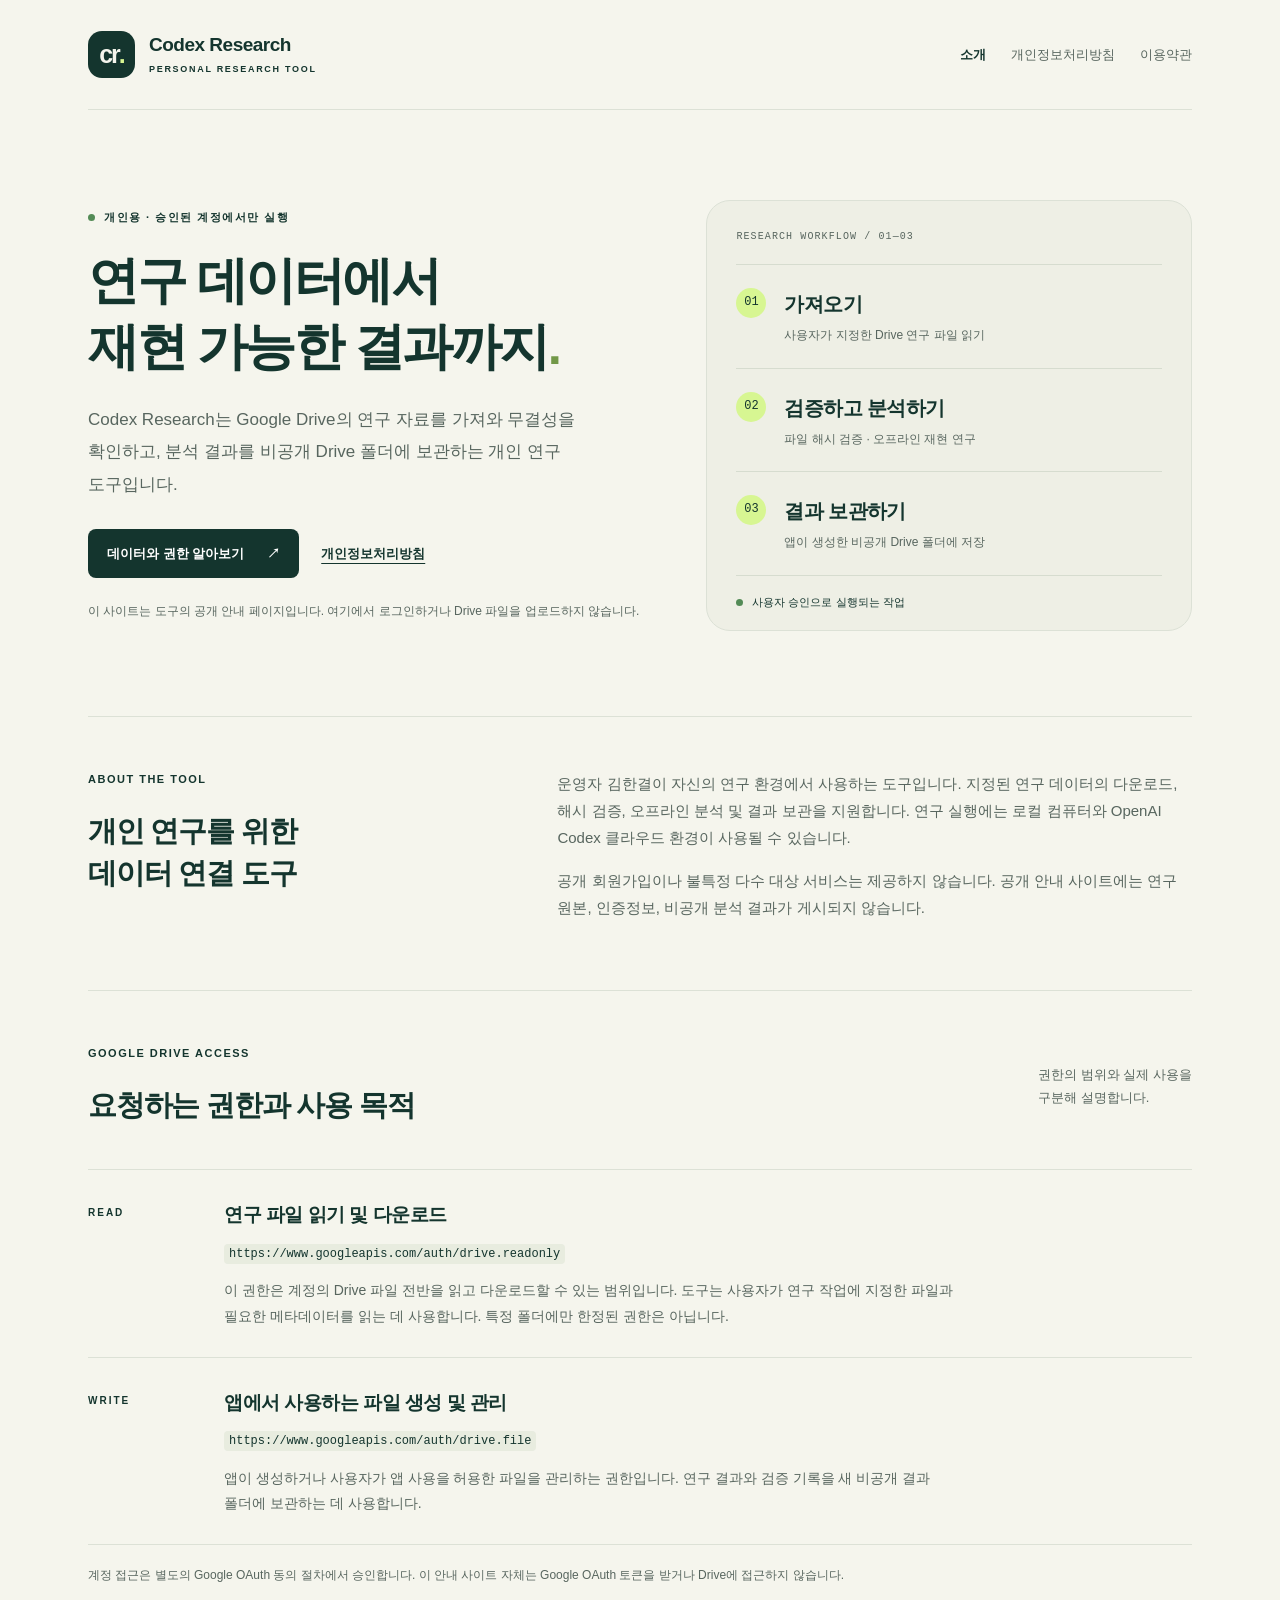
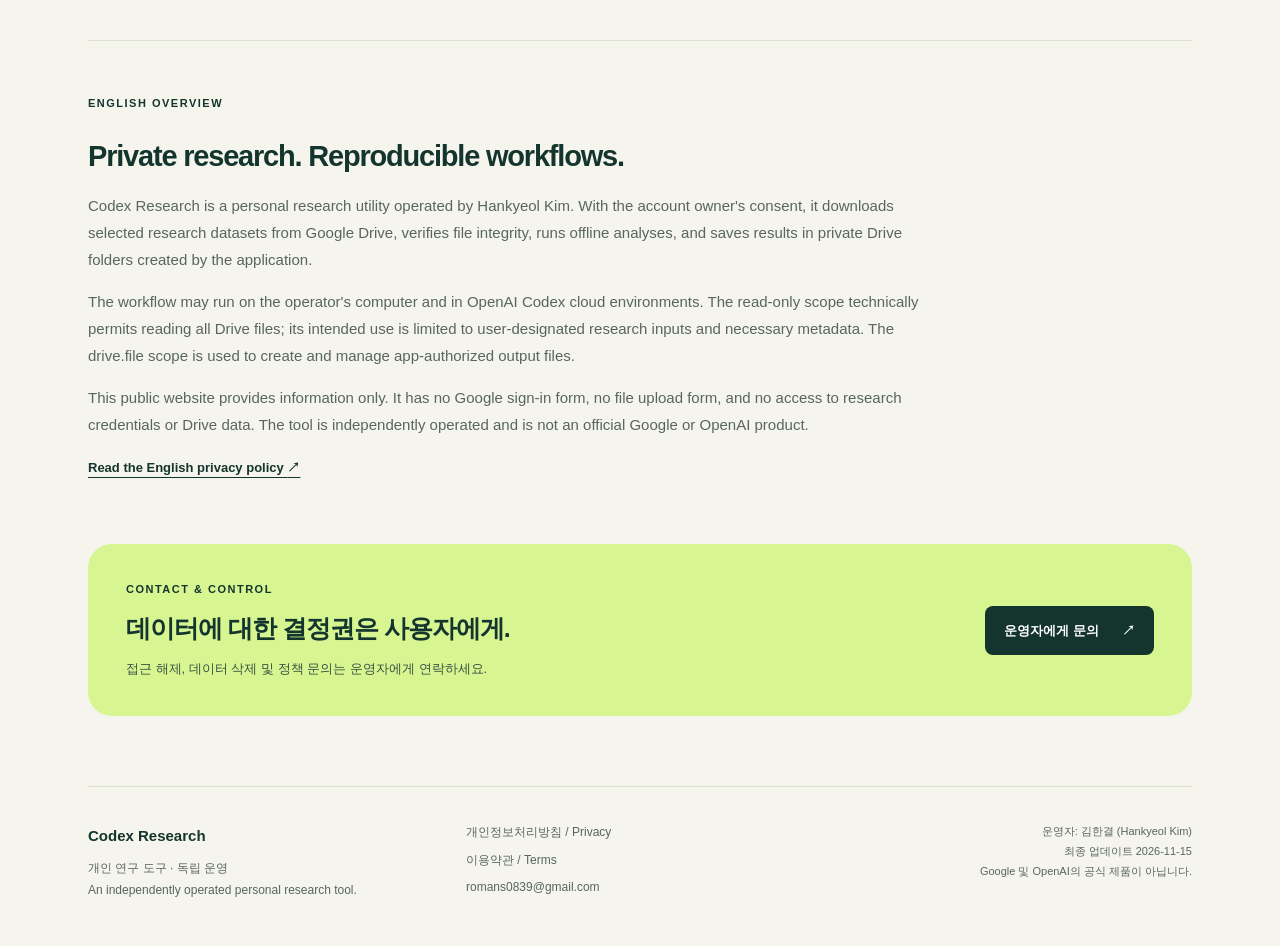
<file: index.html>
<!doctype html>
<html lang="ko"><head><meta charset="utf-8"><meta name="viewport" content="width=device-width, initial-scale=1">
<meta name="description" content="Google Drive 연구 파일의 다운로드, 무결성 검증과 결과 보관을 위한 개인 연구 도구 Codex Research의 안내 사이트입니다."><meta name="theme-color" content="#14352e">
<title>개인 연구 도구 안내 · Codex Research</title><link rel="canonical" href="https://romans0839-cpu.github.io/codex-research-info/">
<link rel="icon" href="favicon.svg" type="image/svg+xml"><link rel="stylesheet" href="styles.css"></head>
<body><a class="skip" href="#main">본문으로 이동</a><div class="site-wrap">
<header class="header"><a href="index.html" class="brand" aria-label="Codex Research 홈"><span class="mark" aria-hidden="true">cr<span>.</span></span><span>Codex Research<small>PERSONAL RESEARCH TOOL</small></span></a><nav aria-label="주 메뉴"><a href="index.html" aria-current="page">소개</a><a href="privacy.html">개인정보처리방침</a><a href="terms.html">이용약관</a></nav></header>
<main id="main">
<section class="hero"><div class="hero-copy"><p class="eyebrow"><span class="dot"></span> 개인용 · 승인된 계정에서만 실행</p>
<h1>연구 데이터에서<br>재현 가능한 결과까지<span class="accent">.</span></h1>
<p class="lead">Codex Research는 Google Drive의 연구 자료를 가져와 무결성을 확인하고, 분석 결과를 비공개 Drive 폴더에 보관하는 개인 연구 도구입니다.</p>
<div class="actions"><a class="button" href="#permissions">데이터와 권한 알아보기 <span aria-hidden="true">↗</span></a><a class="text-link" href="privacy.html">개인정보처리방침</a></div>
<p class="caption">이 사이트는 도구의 공개 안내 페이지입니다. 여기에서 로그인하거나 Drive 파일을 업로드하지 않습니다.</p></div>
<aside class="workflow" aria-label="연구 작업의 흐름"><p class="mono">RESEARCH WORKFLOW / 01—03</p>
<ol><li><span class="step">01</span><div><h2>가져오기</h2><p>사용자가 지정한 Drive 연구 파일 읽기</p></div></li><li><span class="step">02</span><div><h2>검증하고 분석하기</h2><p>파일 해시 검증 · 오프라인 재현 연구</p></div></li><li><span class="step">03</span><div><h2>결과 보관하기</h2><p>앱이 생성한 비공개 Drive 폴더에 저장</p></div></li></ol>
<div class="workflow-foot"><span class="dot"></span> 사용자 승인으로 실행되는 작업</div></aside></section>
<section class="section about"><div><p class="eyebrow">ABOUT THE TOOL</p><h2>개인 연구를 위한<br>데이터 연결 도구</h2></div><div><p>운영자 김한결이 자신의 연구 환경에서 사용하는 도구입니다. 지정된 연구 데이터의 다운로드, 해시 검증, 오프라인 분석 및 결과 보관을 지원합니다. 연구 실행에는 로컬 컴퓨터와 OpenAI Codex 클라우드 환경이 사용될 수 있습니다.</p><p>공개 회원가입이나 불특정 다수 대상 서비스는 제공하지 않습니다. 공개 안내 사이트에는 연구 원본, 인증정보, 비공개 분석 결과가 게시되지 않습니다.</p></div></section>
<section class="section" id="permissions"><div class="section-top"><div><p class="eyebrow">GOOGLE DRIVE ACCESS</p><h2>요청하는 권한과 사용 목적</h2></div><p>권한의 범위와 실제 사용을<br>구분해 설명합니다.</p></div>
<div class="scope-list"><article><span class="scope-tag">READ</span><div><h3>연구 파일 읽기 및 다운로드</h3><code>https://www.googleapis.com/auth/drive.readonly</code><p>이 권한은 계정의 Drive 파일 전반을 읽고 다운로드할 수 있는 범위입니다. 도구는 사용자가 연구 작업에 지정한 파일과 필요한 메타데이터를 읽는 데 사용합니다. 특정 폴더에만 한정된 권한은 아닙니다.</p></div></article>
<article><span class="scope-tag">WRITE</span><div><h3>앱에서 사용하는 파일 생성 및 관리</h3><code>https://www.googleapis.com/auth/drive.file</code><p>앱이 생성하거나 사용자가 앱 사용을 허용한 파일을 관리하는 권한입니다. 연구 결과와 검증 기록을 새 비공개 결과 폴더에 보관하는 데 사용합니다.</p></div></article></div>
<p class="note">계정 접근은 별도의 Google OAuth 동의 절차에서 승인합니다. 이 안내 사이트 자체는 Google OAuth 토큰을 받거나 Drive에 접근하지 않습니다.</p></section>
<section class="section english" lang="en"><p class="eyebrow">ENGLISH OVERVIEW</p><h2>Private research. Reproducible workflows.</h2><p>Codex Research is a personal research utility operated by Hankyeol Kim. With the account owner's consent, it downloads selected research datasets from Google Drive, verifies file integrity, runs offline analyses, and saves results in private Drive folders created by the application.</p><p>The workflow may run on the operator's computer and in OpenAI Codex cloud environments. The read-only scope technically permits reading all Drive files; its intended use is limited to user-designated research inputs and necessary metadata. The drive.file scope is used to create and manage app-authorized output files.</p><p>This public website provides information only. It has no Google sign-in form, no file upload form, and no access to research credentials or Drive data. The tool is independently operated and is not an official Google or OpenAI product.</p><a class="text-link" href="privacy.html#english">Read the English privacy policy <span aria-hidden="true">↗</span></a></section>
<section class="contact"><div><p class="eyebrow">CONTACT &amp; CONTROL</p><h2>데이터에 대한 결정권은 사용자에게.</h2><p>접근 해제, 데이터 삭제 및 정책 문의는 운영자에게 연락하세요.</p></div><a class="button" href="mailto:romans0839@gmail.com">운영자에게 문의 <span aria-hidden="true">↗</span></a></section>
</main>
<footer><div><strong>Codex Research</strong><p>개인 연구 도구 · 독립 운영<br><span lang="en">An independently operated personal research tool.</span></p></div><div><a href="privacy.html">개인정보처리방침 / Privacy</a><a href="terms.html">이용약관 / Terms</a><a href="mailto:romans0839@gmail.com">romans0839@gmail.com</a></div><p class="footer-note">운영자: 김한결 (Hankyeol Kim)<br>최종 업데이트 2026-11-15<br>Google 및 OpenAI의 공식 제품이 아닙니다.</p></footer>
</div></body></html>
</file>
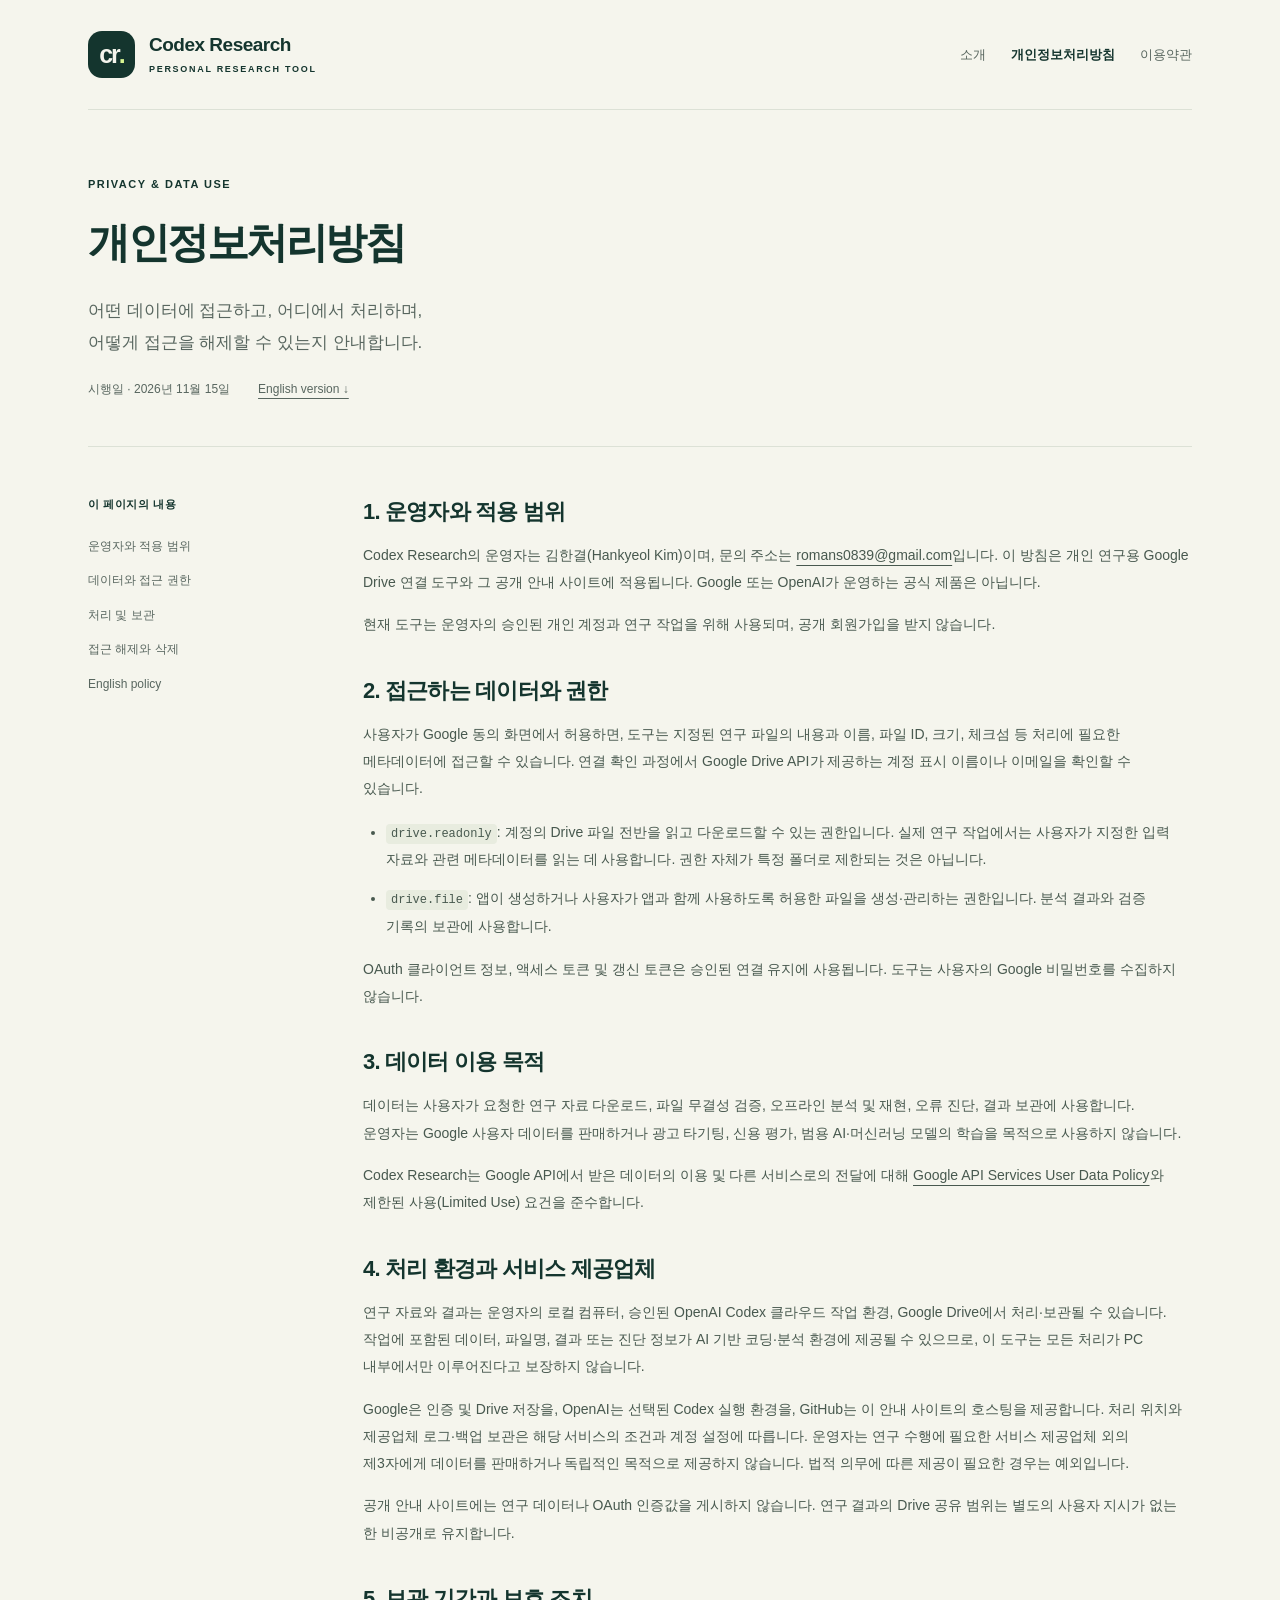
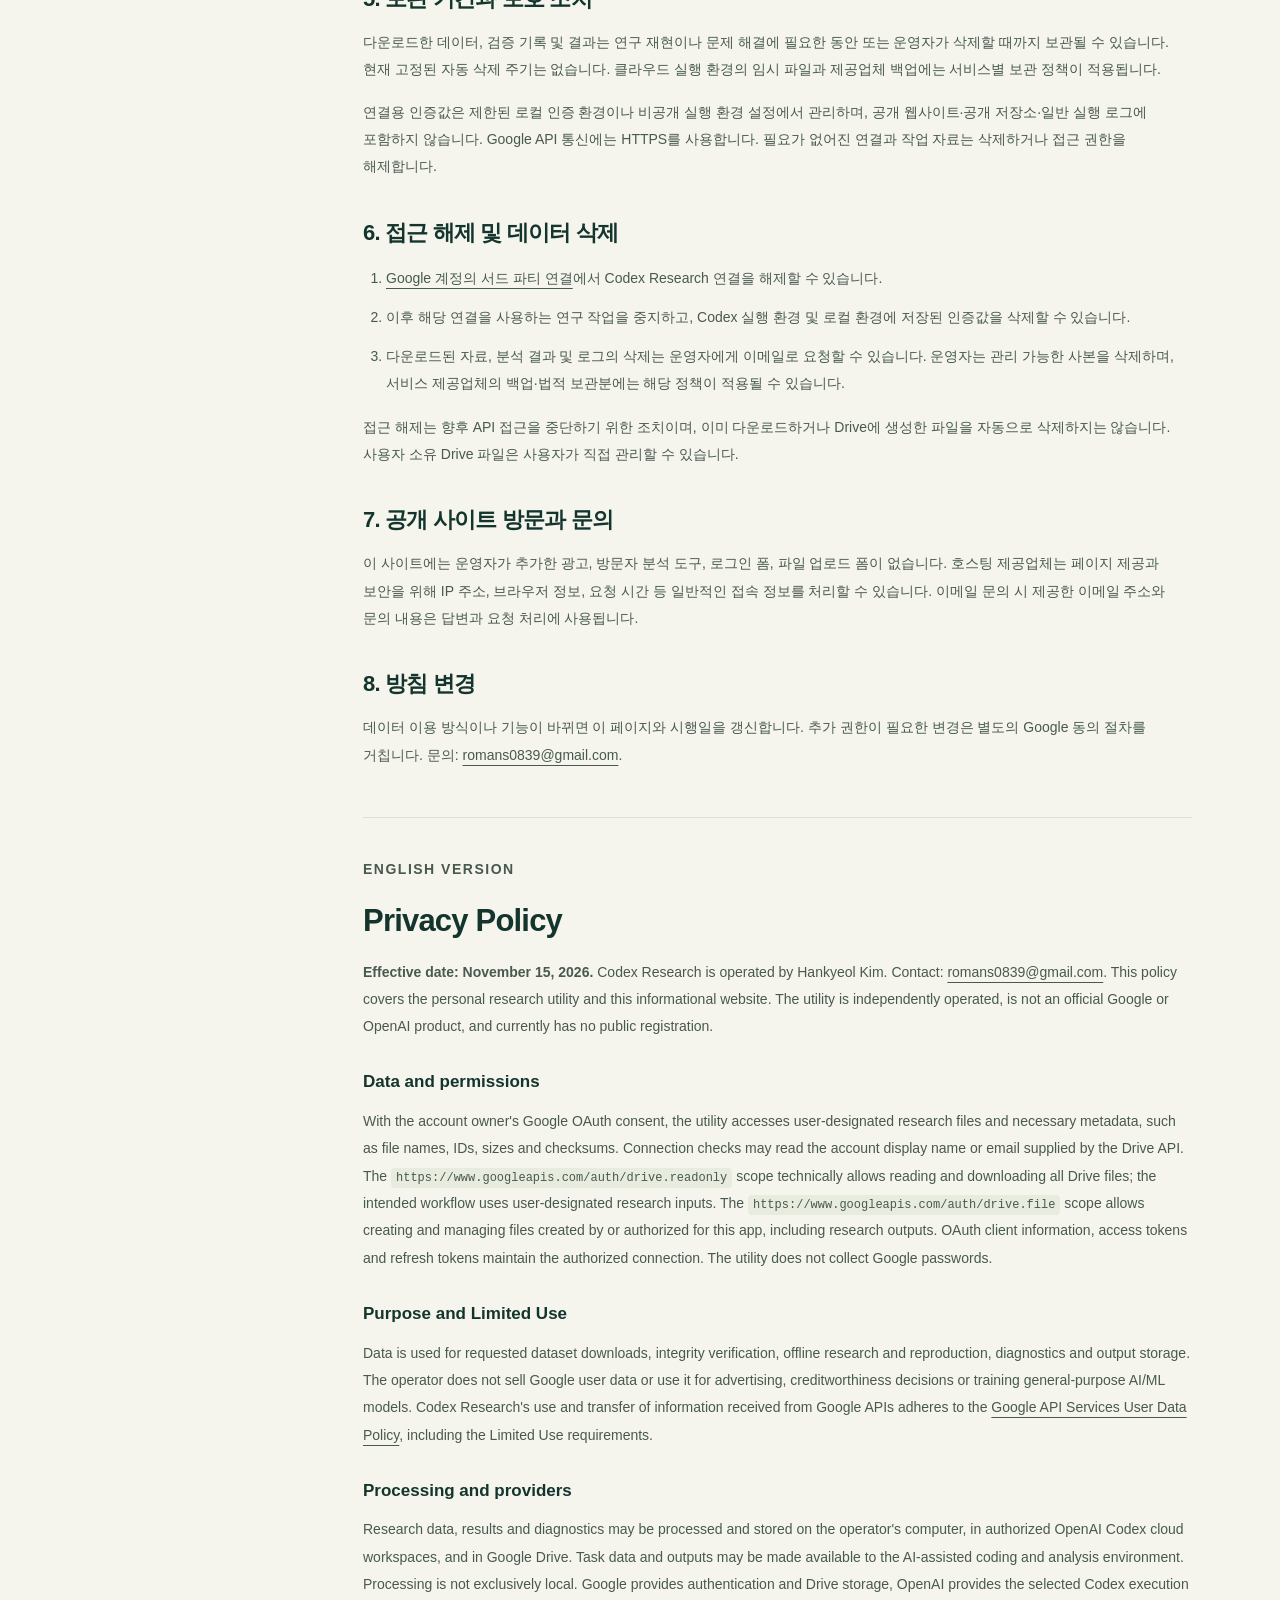
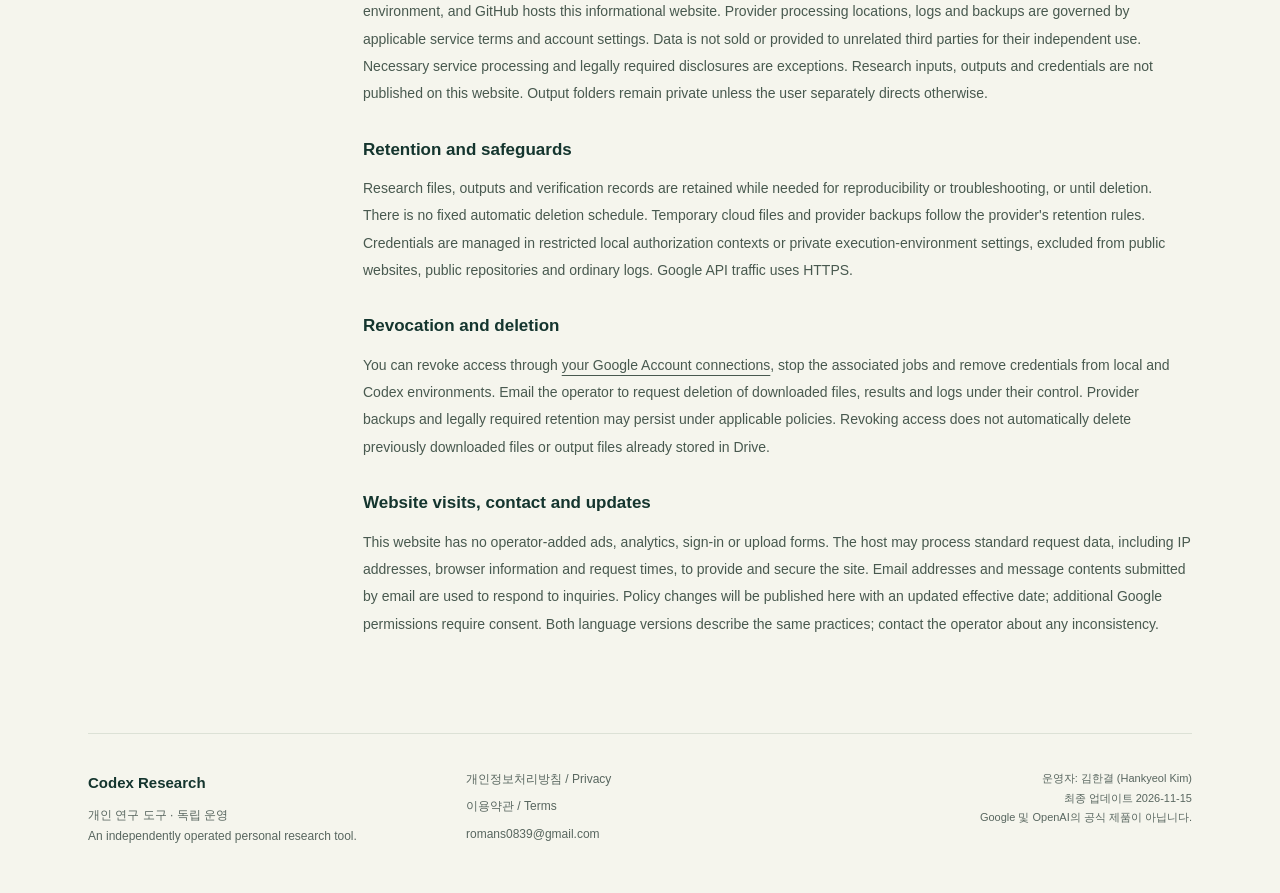
<file: privacy.html>
<!doctype html>
<html lang="ko"><head><meta charset="utf-8"><meta name="viewport" content="width=device-width, initial-scale=1">
<meta name="description" content="Codex Research의 Google Drive 데이터 접근, 처리, 보관, 권한 해제 및 삭제 정책."><meta name="theme-color" content="#14352e">
<title>개인정보처리방침 / Privacy Policy · Codex Research</title><link rel="canonical" href="https://romans0839-cpu.github.io/codex-research-info/privacy.html">
<link rel="icon" href="favicon.svg" type="image/svg+xml"><link rel="stylesheet" href="styles.css"></head>
<body><a class="skip" href="#main">본문으로 이동</a><div class="site-wrap">
<header class="header"><a href="index.html" class="brand" aria-label="Codex Research 홈"><span class="mark" aria-hidden="true">cr<span>.</span></span><span>Codex Research<small>PERSONAL RESEARCH TOOL</small></span></a><nav aria-label="주 메뉴"><a href="index.html">소개</a><a href="privacy.html" aria-current="page">개인정보처리방침</a><a href="terms.html">이용약관</a></nav></header>
<main id="main">
<div class="document-head"><p class="eyebrow">PRIVACY &amp; DATA USE</p><h1>개인정보처리방침</h1><p class="lead">어떤 데이터에 접근하고, 어디에서 처리하며,<br>어떻게 접근을 해제할 수 있는지 안내합니다.</p><div class="doc-meta">시행일 · 2026년 11월 15일 <a href="#english" lang="en">English version ↓</a></div></div>
<div class="document"><aside class="contents"><strong>이 페이지의 내용</strong><a href="#operator">운영자와 적용 범위</a><a href="#data">데이터와 접근 권한</a><a href="#processing">처리 및 보관</a><a href="#control">접근 해제와 삭제</a><a href="#english">English policy</a></aside><article class="prose">
<section id="operator"><h2>1. 운영자와 적용 범위</h2><p>Codex Research의 운영자는 김한결(Hankyeol Kim)이며, 문의 주소는 <a href="mailto:romans0839@gmail.com">romans0839@gmail.com</a>입니다. 이 방침은 개인 연구용 Google Drive 연결 도구와 그 공개 안내 사이트에 적용됩니다. Google 또는 OpenAI가 운영하는 공식 제품은 아닙니다.</p><p>현재 도구는 운영자의 승인된 개인 계정과 연구 작업을 위해 사용되며, 공개 회원가입을 받지 않습니다.</p></section>
<section id="data"><h2>2. 접근하는 데이터와 권한</h2><p>사용자가 Google 동의 화면에서 허용하면, 도구는 지정된 연구 파일의 내용과 이름, 파일 ID, 크기, 체크섬 등 처리에 필요한 메타데이터에 접근할 수 있습니다. 연결 확인 과정에서 Google Drive API가 제공하는 계정 표시 이름이나 이메일을 확인할 수 있습니다.</p><ul><li><code>drive.readonly</code>: 계정의 Drive 파일 전반을 읽고 다운로드할 수 있는 권한입니다. 실제 연구 작업에서는 사용자가 지정한 입력 자료와 관련 메타데이터를 읽는 데 사용합니다. 권한 자체가 특정 폴더로 제한되는 것은 아닙니다.</li><li><code>drive.file</code>: 앱이 생성하거나 사용자가 앱과 함께 사용하도록 허용한 파일을 생성·관리하는 권한입니다. 분석 결과와 검증 기록의 보관에 사용합니다.</li></ul><p>OAuth 클라이언트 정보, 액세스 토큰 및 갱신 토큰은 승인된 연결 유지에 사용됩니다. 도구는 사용자의 Google 비밀번호를 수집하지 않습니다.</p></section>
<section><h2>3. 데이터 이용 목적</h2><p>데이터는 사용자가 요청한 연구 자료 다운로드, 파일 무결성 검증, 오프라인 분석 및 재현, 오류 진단, 결과 보관에 사용합니다. 운영자는 Google 사용자 데이터를 판매하거나 광고 타기팅, 신용 평가, 범용 AI·머신러닝 모델의 학습을 목적으로 사용하지 않습니다.</p><p>Codex Research는 Google API에서 받은 데이터의 이용 및 다른 서비스로의 전달에 대해 <a href="https://developers.google.com/terms/api-services-user-data-policy" target="_blank" rel="noopener noreferrer">Google API Services User Data Policy</a>와 제한된 사용(Limited Use) 요건을 준수합니다.</p></section>
<section id="processing"><h2>4. 처리 환경과 서비스 제공업체</h2><p>연구 자료와 결과는 운영자의 로컬 컴퓨터, 승인된 OpenAI Codex 클라우드 작업 환경, Google Drive에서 처리·보관될 수 있습니다. 작업에 포함된 데이터, 파일명, 결과 또는 진단 정보가 AI 기반 코딩·분석 환경에 제공될 수 있으므로, 이 도구는 모든 처리가 PC 내부에서만 이루어진다고 보장하지 않습니다.</p><p>Google은 인증 및 Drive 저장을, OpenAI는 선택된 Codex 실행 환경을, GitHub는 이 안내 사이트의 호스팅을 제공합니다. 처리 위치와 제공업체 로그·백업 보관은 해당 서비스의 조건과 계정 설정에 따릅니다. 운영자는 연구 수행에 필요한 서비스 제공업체 외의 제3자에게 데이터를 판매하거나 독립적인 목적으로 제공하지 않습니다. 법적 의무에 따른 제공이 필요한 경우는 예외입니다.</p><p>공개 안내 사이트에는 연구 데이터나 OAuth 인증값을 게시하지 않습니다. 연구 결과의 Drive 공유 범위는 별도의 사용자 지시가 없는 한 비공개로 유지합니다.</p></section>
<section><h2>5. 보관 기간과 보호 조치</h2><p>다운로드한 데이터, 검증 기록 및 결과는 연구 재현이나 문제 해결에 필요한 동안 또는 운영자가 삭제할 때까지 보관될 수 있습니다. 현재 고정된 자동 삭제 주기는 없습니다. 클라우드 실행 환경의 임시 파일과 제공업체 백업에는 서비스별 보관 정책이 적용됩니다.</p><p>연결용 인증값은 제한된 로컬 인증 환경이나 비공개 실행 환경 설정에서 관리하며, 공개 웹사이트·공개 저장소·일반 실행 로그에 포함하지 않습니다. Google API 통신에는 HTTPS를 사용합니다. 필요가 없어진 연결과 작업 자료는 삭제하거나 접근 권한을 해제합니다.</p></section>
<section id="control"><h2>6. 접근 해제 및 데이터 삭제</h2><ol><li><a href="https://myaccount.google.com/connections" target="_blank" rel="noopener noreferrer">Google 계정의 서드 파티 연결</a>에서 Codex Research 연결을 해제할 수 있습니다.</li><li>이후 해당 연결을 사용하는 연구 작업을 중지하고, Codex 실행 환경 및 로컬 환경에 저장된 인증값을 삭제할 수 있습니다.</li><li>다운로드된 자료, 분석 결과 및 로그의 삭제는 운영자에게 이메일로 요청할 수 있습니다. 운영자는 관리 가능한 사본을 삭제하며, 서비스 제공업체의 백업·법적 보관분에는 해당 정책이 적용될 수 있습니다.</li></ol><p>접근 해제는 향후 API 접근을 중단하기 위한 조치이며, 이미 다운로드하거나 Drive에 생성한 파일을 자동으로 삭제하지는 않습니다. 사용자 소유 Drive 파일은 사용자가 직접 관리할 수 있습니다.</p></section>
<section><h2>7. 공개 사이트 방문과 문의</h2><p>이 사이트에는 운영자가 추가한 광고, 방문자 분석 도구, 로그인 폼, 파일 업로드 폼이 없습니다. 호스팅 제공업체는 페이지 제공과 보안을 위해 IP 주소, 브라우저 정보, 요청 시간 등 일반적인 접속 정보를 처리할 수 있습니다. 이메일 문의 시 제공한 이메일 주소와 문의 내용은 답변과 요청 처리에 사용됩니다.</p></section>
<section><h2>8. 방침 변경</h2><p>데이터 이용 방식이나 기능이 바뀌면 이 페이지와 시행일을 갱신합니다. 추가 권한이 필요한 변경은 별도의 Google 동의 절차를 거칩니다. 문의: <a href="mailto:romans0839@gmail.com">romans0839@gmail.com</a>.</p></section>
<section id="english" lang="en" class="english-policy"><p class="eyebrow">ENGLISH VERSION</p><h2>Privacy Policy</h2><p><strong>Effective date: November 15, 2026.</strong> Codex Research is operated by Hankyeol Kim. Contact: <a href="mailto:romans0839@gmail.com">romans0839@gmail.com</a>. This policy covers the personal research utility and this informational website. The utility is independently operated, is not an official Google or OpenAI product, and currently has no public registration.</p>
<h3>Data and permissions</h3><p>With the account owner's Google OAuth consent, the utility accesses user-designated research files and necessary metadata, such as file names, IDs, sizes and checksums. Connection checks may read the account display name or email supplied by the Drive API. The <code>https://www.googleapis.com/auth/drive.readonly</code> scope technically allows reading and downloading all Drive files; the intended workflow uses user-designated research inputs. The <code>https://www.googleapis.com/auth/drive.file</code> scope allows creating and managing files created by or authorized for this app, including research outputs. OAuth client information, access tokens and refresh tokens maintain the authorized connection. The utility does not collect Google passwords.</p>
<h3>Purpose and Limited Use</h3><p>Data is used for requested dataset downloads, integrity verification, offline research and reproduction, diagnostics and output storage. The operator does not sell Google user data or use it for advertising, creditworthiness decisions or training general-purpose AI/ML models. Codex Research's use and transfer of information received from Google APIs adheres to the <a href="https://developers.google.com/terms/api-services-user-data-policy" target="_blank" rel="noopener noreferrer">Google API Services User Data Policy</a>, including the Limited Use requirements.</p>
<h3>Processing and providers</h3><p>Research data, results and diagnostics may be processed and stored on the operator's computer, in authorized OpenAI Codex cloud workspaces, and in Google Drive. Task data and outputs may be made available to the AI-assisted coding and analysis environment. Processing is not exclusively local. Google provides authentication and Drive storage, OpenAI provides the selected Codex execution environment, and GitHub hosts this informational website. Provider processing locations, logs and backups are governed by applicable service terms and account settings. Data is not sold or provided to unrelated third parties for their independent use. Necessary service processing and legally required disclosures are exceptions. Research inputs, outputs and credentials are not published on this website. Output folders remain private unless the user separately directs otherwise.</p>
<h3>Retention and safeguards</h3><p>Research files, outputs and verification records are retained while needed for reproducibility or troubleshooting, or until deletion. There is no fixed automatic deletion schedule. Temporary cloud files and provider backups follow the provider's retention rules. Credentials are managed in restricted local authorization contexts or private execution-environment settings, excluded from public websites, public repositories and ordinary logs. Google API traffic uses HTTPS.</p>
<h3>Revocation and deletion</h3><p>You can revoke access through <a href="https://myaccount.google.com/connections" target="_blank" rel="noopener noreferrer">your Google Account connections</a>, stop the associated jobs and remove credentials from local and Codex environments. Email the operator to request deletion of downloaded files, results and logs under their control. Provider backups and legally required retention may persist under applicable policies. Revoking access does not automatically delete previously downloaded files or output files already stored in Drive.</p>
<h3>Website visits, contact and updates</h3><p>This website has no operator-added ads, analytics, sign-in or upload forms. The host may process standard request data, including IP addresses, browser information and request times, to provide and secure the site. Email addresses and message contents submitted by email are used to respond to inquiries. Policy changes will be published here with an updated effective date; additional Google permissions require consent. Both language versions describe the same practices; contact the operator about any inconsistency.</p></section>
</article></div></main>
<footer><div><strong>Codex Research</strong><p>개인 연구 도구 · 독립 운영<br><span lang="en">An independently operated personal research tool.</span></p></div><div><a href="privacy.html">개인정보처리방침 / Privacy</a><a href="terms.html">이용약관 / Terms</a><a href="mailto:romans0839@gmail.com">romans0839@gmail.com</a></div><p class="footer-note">운영자: 김한결 (Hankyeol Kim)<br>최종 업데이트 2026-11-15<br>Google 및 OpenAI의 공식 제품이 아닙니다.</p></footer>
</div></body></html>
</file>
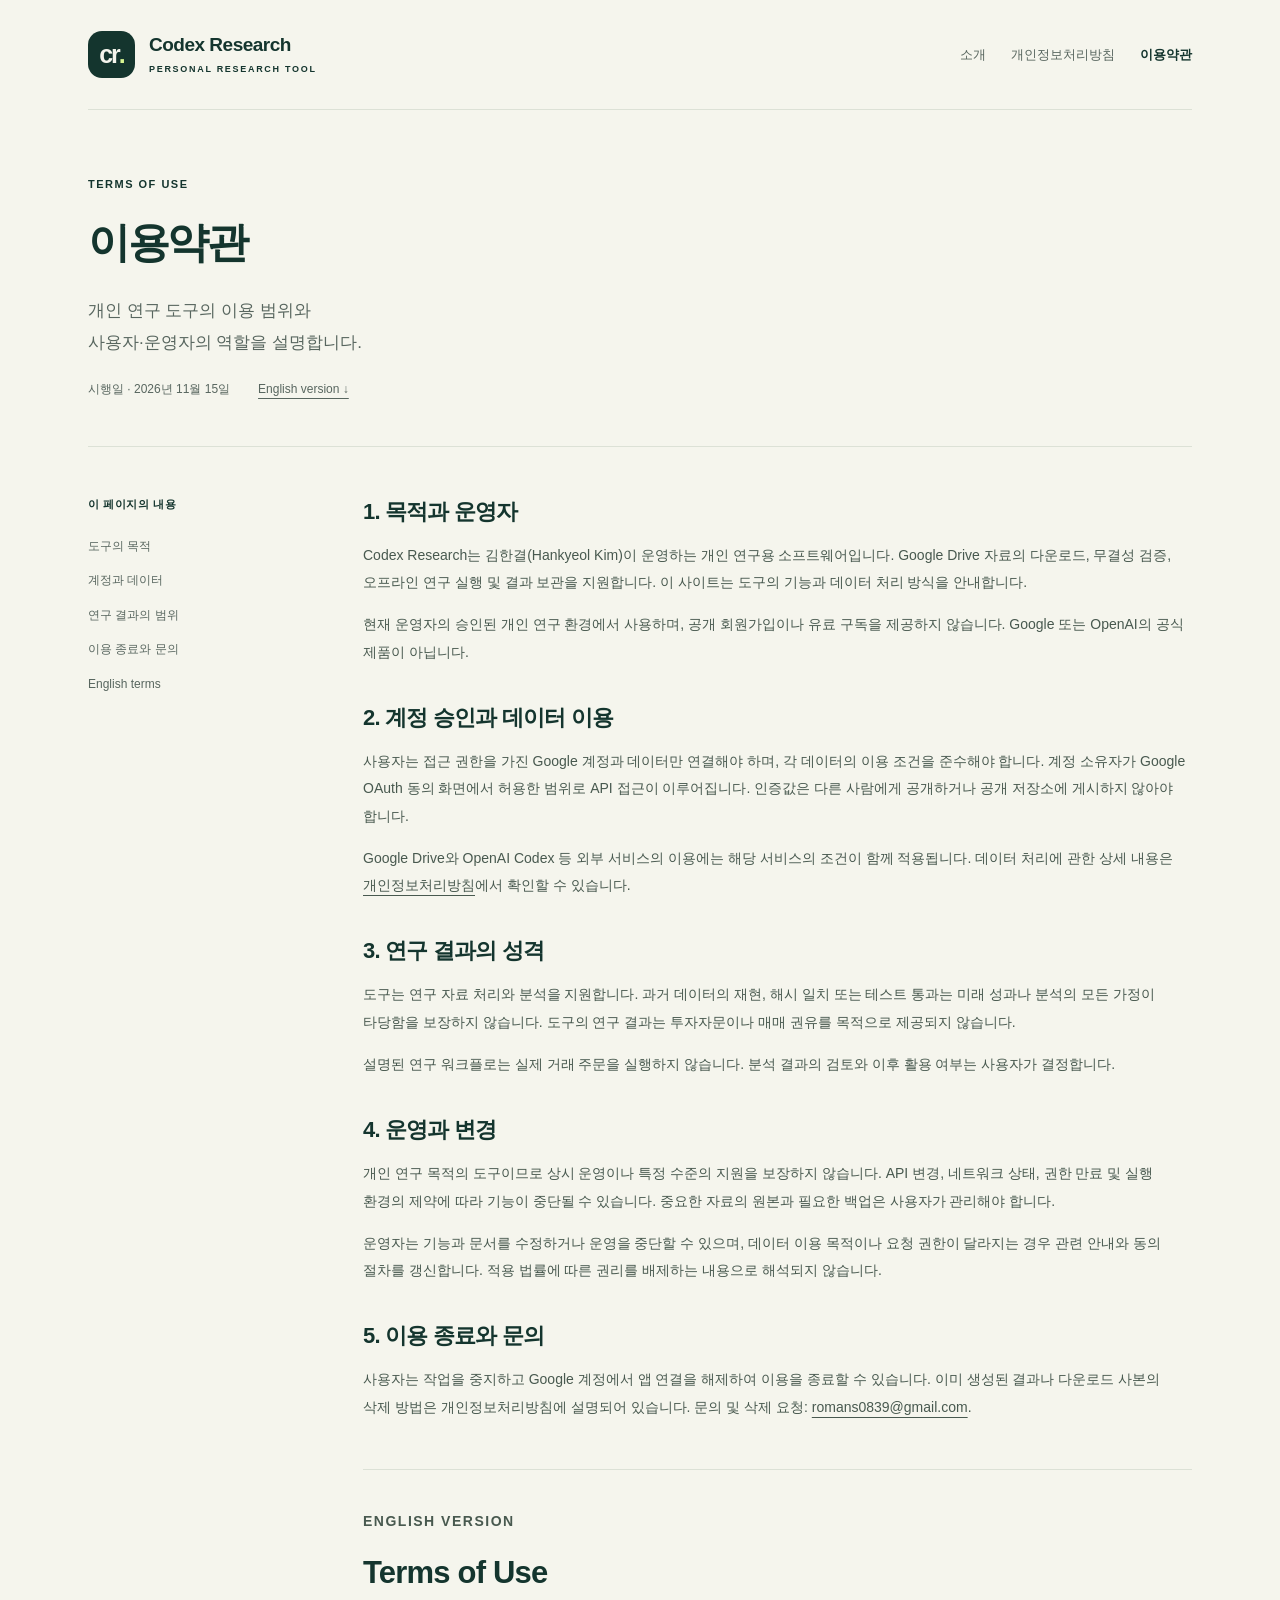
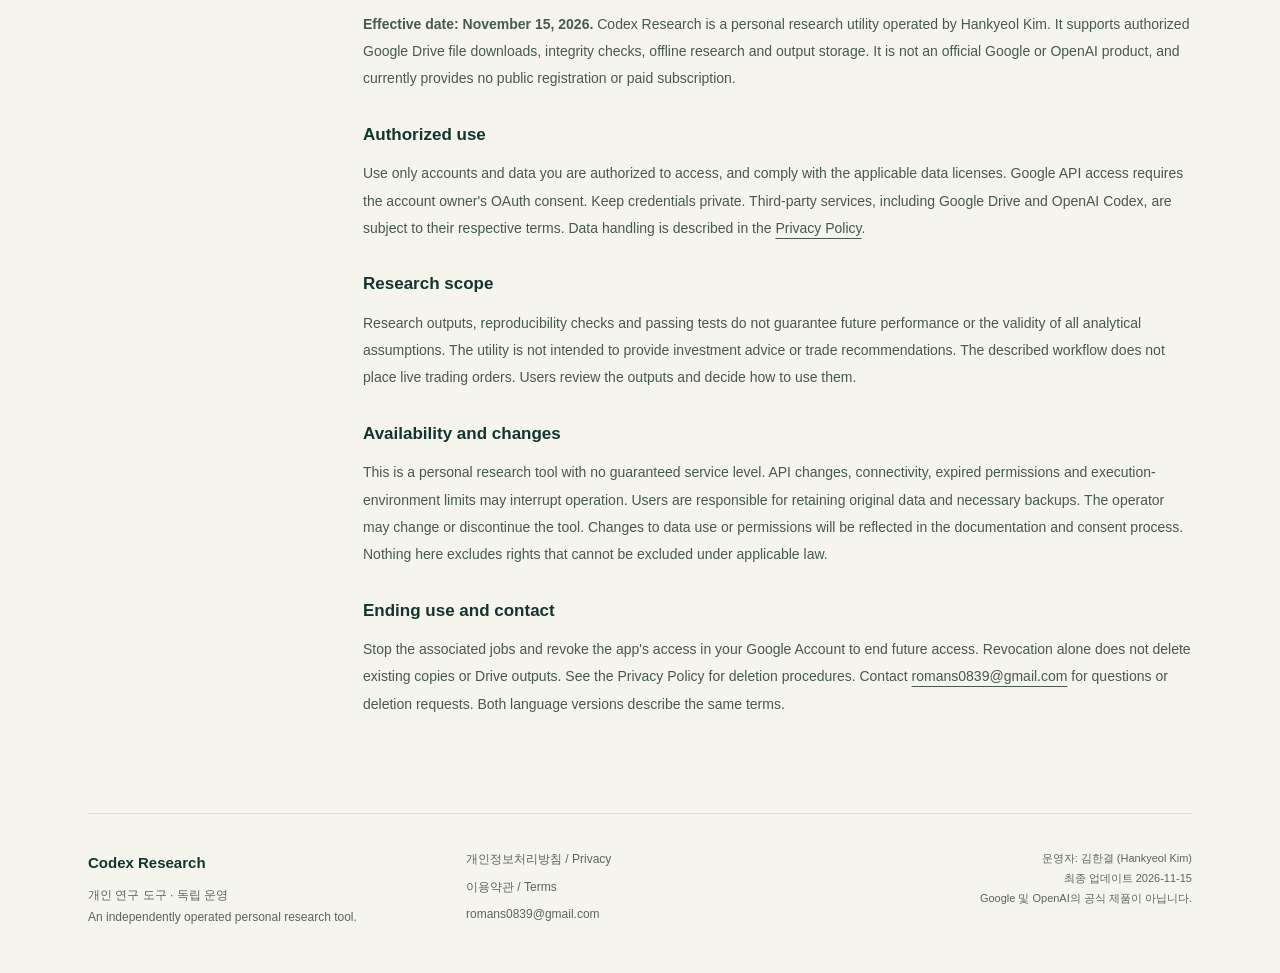
<file: terms.html>
<!doctype html>
<html lang="ko"><head><meta charset="utf-8"><meta name="viewport" content="width=device-width, initial-scale=1">
<meta name="description" content="Codex Research 개인 연구 도구의 이용 범위, 계정 책임, 연구 결과 및 이용 종료 안내."><meta name="theme-color" content="#14352e">
<title>이용약관 / Terms of Use · Codex Research</title><link rel="canonical" href="https://romans0839-cpu.github.io/codex-research-info/terms.html">
<link rel="icon" href="favicon.svg" type="image/svg+xml"><link rel="stylesheet" href="styles.css"></head>
<body><a class="skip" href="#main">본문으로 이동</a><div class="site-wrap">
<header class="header"><a href="index.html" class="brand" aria-label="Codex Research 홈"><span class="mark" aria-hidden="true">cr<span>.</span></span><span>Codex Research<small>PERSONAL RESEARCH TOOL</small></span></a><nav aria-label="주 메뉴"><a href="index.html">소개</a><a href="privacy.html">개인정보처리방침</a><a href="terms.html" aria-current="page">이용약관</a></nav></header>
<main id="main">
<div class="document-head"><p class="eyebrow">TERMS OF USE</p><h1>이용약관</h1><p class="lead">개인 연구 도구의 이용 범위와<br>사용자·운영자의 역할을 설명합니다.</p><div class="doc-meta">시행일 · 2026년 11월 15일 <a href="#english" lang="en">English version ↓</a></div></div>
<div class="document"><aside class="contents"><strong>이 페이지의 내용</strong><a href="#purpose">도구의 목적</a><a href="#responsibility">계정과 데이터</a><a href="#limits">연구 결과의 범위</a><a href="#ending">이용 종료와 문의</a><a href="#english">English terms</a></aside><article class="prose">
<section id="purpose"><h2>1. 목적과 운영자</h2><p>Codex Research는 김한결(Hankyeol Kim)이 운영하는 개인 연구용 소프트웨어입니다. Google Drive 자료의 다운로드, 무결성 검증, 오프라인 연구 실행 및 결과 보관을 지원합니다. 이 사이트는 도구의 기능과 데이터 처리 방식을 안내합니다.</p><p>현재 운영자의 승인된 개인 연구 환경에서 사용하며, 공개 회원가입이나 유료 구독을 제공하지 않습니다. Google 또는 OpenAI의 공식 제품이 아닙니다.</p></section>
<section id="responsibility"><h2>2. 계정 승인과 데이터 이용</h2><p>사용자는 접근 권한을 가진 Google 계정과 데이터만 연결해야 하며, 각 데이터의 이용 조건을 준수해야 합니다. 계정 소유자가 Google OAuth 동의 화면에서 허용한 범위로 API 접근이 이루어집니다. 인증값은 다른 사람에게 공개하거나 공개 저장소에 게시하지 않아야 합니다.</p><p>Google Drive와 OpenAI Codex 등 외부 서비스의 이용에는 해당 서비스의 조건이 함께 적용됩니다. 데이터 처리에 관한 상세 내용은 <a href="privacy.html">개인정보처리방침</a>에서 확인할 수 있습니다.</p></section>
<section id="limits"><h2>3. 연구 결과의 성격</h2><p>도구는 연구 자료 처리와 분석을 지원합니다. 과거 데이터의 재현, 해시 일치 또는 테스트 통과는 미래 성과나 분석의 모든 가정이 타당함을 보장하지 않습니다. 도구의 연구 결과는 투자자문이나 매매 권유를 목적으로 제공되지 않습니다.</p><p>설명된 연구 워크플로는 실제 거래 주문을 실행하지 않습니다. 분석 결과의 검토와 이후 활용 여부는 사용자가 결정합니다.</p></section>
<section><h2>4. 운영과 변경</h2><p>개인 연구 목적의 도구이므로 상시 운영이나 특정 수준의 지원을 보장하지 않습니다. API 변경, 네트워크 상태, 권한 만료 및 실행 환경의 제약에 따라 기능이 중단될 수 있습니다. 중요한 자료의 원본과 필요한 백업은 사용자가 관리해야 합니다.</p><p>운영자는 기능과 문서를 수정하거나 운영을 중단할 수 있으며, 데이터 이용 목적이나 요청 권한이 달라지는 경우 관련 안내와 동의 절차를 갱신합니다. 적용 법률에 따른 권리를 배제하는 내용으로 해석되지 않습니다.</p></section>
<section id="ending"><h2>5. 이용 종료와 문의</h2><p>사용자는 작업을 중지하고 Google 계정에서 앱 연결을 해제하여 이용을 종료할 수 있습니다. 이미 생성된 결과나 다운로드 사본의 삭제 방법은 개인정보처리방침에 설명되어 있습니다. 문의 및 삭제 요청: <a href="mailto:romans0839@gmail.com">romans0839@gmail.com</a>.</p></section>
<section id="english" lang="en" class="english-policy"><p class="eyebrow">ENGLISH VERSION</p><h2>Terms of Use</h2><p><strong>Effective date: November 15, 2026.</strong> Codex Research is a personal research utility operated by Hankyeol Kim. It supports authorized Google Drive file downloads, integrity checks, offline research and output storage. It is not an official Google or OpenAI product, and currently provides no public registration or paid subscription.</p>
<h3>Authorized use</h3><p>Use only accounts and data you are authorized to access, and comply with the applicable data licenses. Google API access requires the account owner's OAuth consent. Keep credentials private. Third-party services, including Google Drive and OpenAI Codex, are subject to their respective terms. Data handling is described in the <a href="privacy.html#english">Privacy Policy</a>.</p>
<h3>Research scope</h3><p>Research outputs, reproducibility checks and passing tests do not guarantee future performance or the validity of all analytical assumptions. The utility is not intended to provide investment advice or trade recommendations. The described workflow does not place live trading orders. Users review the outputs and decide how to use them.</p>
<h3>Availability and changes</h3><p>This is a personal research tool with no guaranteed service level. API changes, connectivity, expired permissions and execution-environment limits may interrupt operation. Users are responsible for retaining original data and necessary backups. The operator may change or discontinue the tool. Changes to data use or permissions will be reflected in the documentation and consent process. Nothing here excludes rights that cannot be excluded under applicable law.</p>
<h3>Ending use and contact</h3><p>Stop the associated jobs and revoke the app's access in your Google Account to end future access. Revocation alone does not delete existing copies or Drive outputs. See the Privacy Policy for deletion procedures. Contact <a href="mailto:romans0839@gmail.com">romans0839@gmail.com</a> for questions or deletion requests. Both language versions describe the same terms.</p></section>
</article></div></main>
<footer><div><strong>Codex Research</strong><p>개인 연구 도구 · 독립 운영<br><span lang="en">An independently operated personal research tool.</span></p></div><div><a href="privacy.html">개인정보처리방침 / Privacy</a><a href="terms.html">이용약관 / Terms</a><a href="mailto:romans0839@gmail.com">romans0839@gmail.com</a></div><p class="footer-note">운영자: 김한결 (Hankyeol Kim)<br>최종 업데이트 2026-11-15<br>Google 및 OpenAI의 공식 제품이 아닙니다.</p></footer>
</div></body></html>
</file>
<file: styles.css>
:root{--ink:#14352e;--muted:#58665f;--paper:#f5f5ed;--line:#dce1d6;--lime:#d7f692;--white:#fff;--radius:24px}*{box-sizing:border-box}html{scroll-behavior:smooth;scroll-padding-top:24px}body{margin:0;background:var(--paper);color:var(--ink);font-family:Inter,"Segoe UI","Apple SD Gothic Neo","Malgun Gothic",sans-serif;font-size:16px;line-height:1.8;word-break:keep-all;overflow-wrap:anywhere}a{color:inherit;text-decoration-thickness:1px;text-underline-offset:5px}a:hover{color:#397543}a:focus-visible{outline:3px solid #5d8740;outline-offset:5px}.site-wrap{max-width:1200px;margin:auto;padding:0 48px}.header{min-height:110px;display:flex;align-items:center;justify-content:space-between;gap:28px;border-bottom:1px solid var(--line)}.brand{display:flex;align-items:center;gap:14px;text-decoration:none;font-size:19px;font-weight:700;line-height:1.3;letter-spacing:-.5px}.brand small{display:block;font-size:9px;font-weight:600;letter-spacing:1.7px;margin-top:6px}.mark{display:flex;align-items:center;justify-content:center;width:47px;height:47px;background:var(--ink);color:var(--paper);border-radius:14px;font-size:25px;font-weight:700;letter-spacing:-2px}.mark span{color:var(--lime)}nav{display:flex;gap:25px;font-size:13px}nav a{text-decoration:none;color:var(--muted);white-space:nowrap}nav a[aria-current=page]{color:var(--ink);font-weight:700}.hero{display:grid;grid-template-columns:1.15fr 1fr;gap:60px;align-items:center;padding:90px 0 85px}.eyebrow{font-size:11px;font-weight:700;letter-spacing:1.5px;margin:0 0 21px;display:flex;align-items:center;gap:9px}.dot{width:7px;height:7px;display:inline-block;border-radius:100%;background:#538b56;flex-shrink:0}h1,h2,h3,p{margin-top:0}h1{font-size:clamp(36px,4.1vw,51px);line-height:1.28;letter-spacing:-2.5px;margin-bottom:25px;font-weight:650}.accent{color:#729848}.lead{font-size:17px;line-height:1.9;color:var(--muted);margin-bottom:28px}.actions{display:flex;align-items:center;gap:22px;flex-wrap:wrap}.button{background:var(--ink);color:#fff;display:inline-flex;align-items:center;justify-content:space-between;gap:23px;border-radius:8px;padding:13px 19px;font-size:13px;font-weight:600;text-decoration:none;white-space:nowrap}.button:hover{background:#285146;color:#fff}.text-link{font-size:13px;font-weight:650}.caption{font-size:12px;color:var(--muted);margin:23px 0 0;line-height:1.8}.workflow{border:1px solid var(--line);background:#eeefe5;border-radius:var(--radius);padding:27px 29px 0;position:relative}.mono{font-family:Consolas,monospace;font-size:10px;letter-spacing:1.1px;margin:0 0 18px;color:var(--muted)}.workflow ol{list-style:none;margin:0;padding:0}.workflow li{display:flex;gap:18px;align-items:flex-start;padding:21px 0;border-top:1px solid #d6dccf}.step{font-size:12px;font-family:Consolas,monospace;width:30px;height:30px;display:grid;place-items:center;background:var(--lime);border-radius:100%;flex-shrink:0;margin-top:2px}.workflow h2{font-size:20px;letter-spacing:-.6px;margin:0 0 3px}.workflow p:not(.mono){font-size:12px;color:var(--muted);margin:0}.workflow-foot{border-top:1px solid #d6dccf;font-size:11px;display:flex;gap:9px;align-items:center;padding:17px 0}.section{padding:53px 0;border-top:1px solid var(--line)}.section h2{font-size:29px;line-height:1.45;letter-spacing:-1.2px;font-weight:650;margin-bottom:15px}.about{display:grid;grid-template-columns:1fr 1.55fr;gap:60px}.about p:not(.eyebrow){font-size:15px;color:var(--muted);margin-bottom:16px}.section-top{display:flex;justify-content:space-between;align-items:center;gap:28px;margin-bottom:28px}.section-top>p{font-size:13px;color:var(--muted)}.scope-list{border-top:1px solid var(--line)}.scope-list article{padding:28px 0;display:grid;grid-template-columns:110px 1fr;gap:26px;border-bottom:1px solid var(--line)}.scope-tag{font-size:10px;letter-spacing:2px;font-weight:700;padding-top:6px}.scope-list h3{font-size:19px;margin-bottom:5px;letter-spacing:-.5px}.scope-list p{font-size:14px;color:var(--muted);margin:12px 0 0;max-width:740px}code{font-size:12px;font-family:Consolas,monospace;word-break:break-all;background:#e8ecdf;border-radius:4px;padding:3px 5px}.note{font-size:12px;color:var(--muted);margin:20px 0 0}.english{max-width:none}.english>p:not(.eyebrow){max-width:850px;font-size:15px;color:var(--muted);word-break:normal}.contact{background:var(--lime);border-radius:var(--radius);padding:36px 38px;display:flex;align-items:center;justify-content:space-between;gap:35px;margin:10px 0 70px}.contact h2{font-size:25px;line-height:1.5;letter-spacing:-1px;margin-bottom:9px}.contact p:not(.eyebrow){font-size:13px;margin:0;color:#395342}.contact .eyebrow{margin-bottom:10px}footer{border-top:1px solid var(--line);padding:35px 0 45px;display:grid;grid-template-columns:1fr 1fr 1fr;gap:30px;font-size:12px;color:var(--muted)}footer strong{font-size:15px;color:var(--ink)}footer p{margin:9px 0 0;line-height:1.8}footer>div:nth-child(2){display:flex;flex-direction:column;gap:6px}footer a{text-decoration:none}footer .footer-note{margin:0;text-align:right;font-size:11px}.document-head{padding:65px 0 45px;border-bottom:1px solid var(--line)}.document-head h1{font-size:42px}.document-head .lead{margin-bottom:20px}.doc-meta{font-size:12px;display:flex;align-items:center;gap:28px;color:var(--muted)}.document{display:grid;grid-template-columns:220px minmax(0,1fr);gap:55px;padding:48px 0 60px}.contents{display:flex;flex-direction:column;gap:13px;align-self:start;position:sticky;top:30px;font-size:12px}.contents strong{font-size:11px;letter-spacing:.6px;margin-bottom:8px}.contents a{text-decoration:none;color:var(--muted)}.prose section{margin-bottom:35px}.prose h2{font-size:22px;letter-spacing:-.8px;line-height:1.5;margin-bottom:14px}.prose h3{font-size:17px;margin:27px 0 10px}.prose p,.prose li{font-size:14px;color:#48594f;line-height:1.95}.prose p{margin-bottom:15px}.prose ul,.prose ol{padding-left:23px}.prose li{margin-bottom:12px}.prose a{overflow-wrap:anywhere}.prose .english-policy{border-top:1px solid var(--line);padding-top:38px;margin-top:48px;word-break:normal}.english-policy h2{font-size:31px}.skip{position:absolute;left:16px;top:-80px;background:var(--ink);color:#fff;padding:10px 18px;z-index:5}.skip:focus{top:12px}@media(max-width:900px){.site-wrap{padding:0 30px}.hero{gap:30px;padding:65px 0}.hero h1{font-size:38px}.workflow{padding:23px 22px 0}.header{gap:20px}nav{gap:15px}.about{gap:30px}.document{grid-template-columns:170px minmax(0,1fr);gap:28px}.contact{padding:28px}.contact h2{font-size:22px}}@media(max-width:680px){.site-wrap{padding:0 22px}.header{align-items:flex-start;flex-direction:column;gap:20px;padding:23px 0}.brand{font-size:18px}.mark{width:41px;height:41px}nav{font-size:12px;gap:22px;flex-wrap:wrap}.hero{grid-template-columns:1fr;gap:34px;padding:43px 0}.hero h1{font-size:37px;letter-spacing:-1.8px}.lead{font-size:15px}.workflow{max-width:100%}.section{padding:35px 0}.about{grid-template-columns:1fr;gap:12px}.section h2{font-size:25px}.section-top{align-items:flex-start;flex-direction:column;gap:5px;margin-bottom:13px}.section-top>p br{display:none}.scope-list article{grid-template-columns:1fr;gap:8px;padding:23px 0}.scope-list h3{font-size:18px}code{font-size:11px}.contact{flex-direction:column;align-items:flex-start;margin-bottom:40px;padding:26px}.contact h2{font-size:22px}.contact .button{margin-top:0}.contact p{font-size:13px}footer{grid-template-columns:1fr;gap:18px;padding:28px 0}footer .footer-note{text-align:left}.document-head{padding:40px 0 30px}.document-head h1{font-size:32px;letter-spacing:-1.5px}.doc-meta{gap:12px;flex-wrap:wrap}.document{display:block;padding-top:26px}.contents{position:static;flex-direction:row;flex-wrap:wrap;gap:10px 18px;padding-bottom:26px;margin-bottom:30px;border-bottom:1px solid var(--line)}.contents strong{width:100%;margin:0}.prose h2{font-size:20px}.prose p,.prose li{font-size:14px}}@media(prefers-reduced-motion:reduce){html{scroll-behavior:auto}}
</file>
